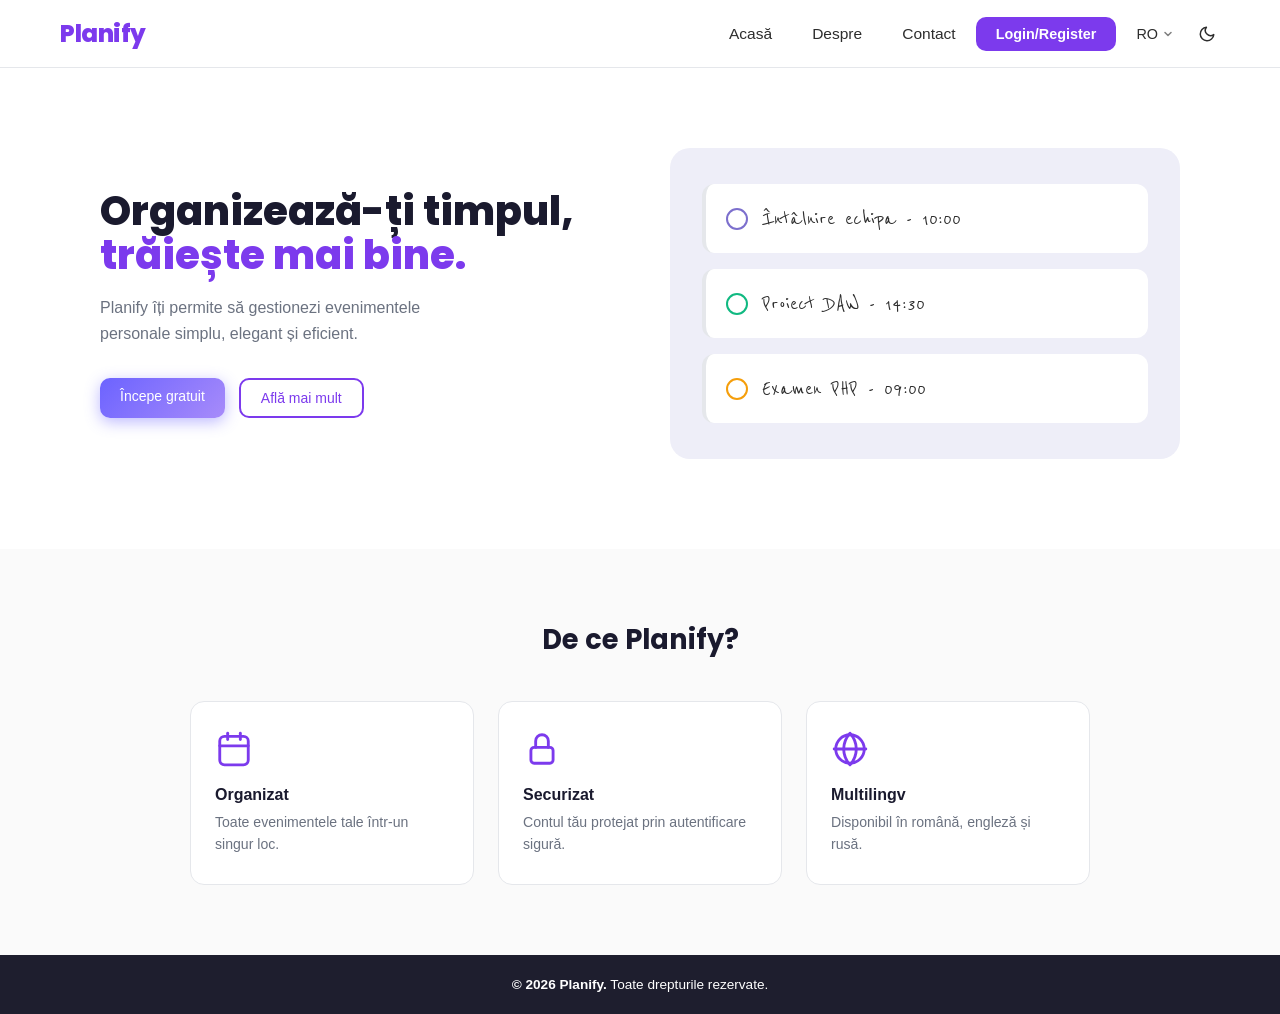
<file: index.html>
<!DOCTYPE html>
<html lang="ro">
<head>
  <meta charset="UTF-8" />
  <meta name="viewport" content="width=device-width, initial-scale=1.0"/>
  <title>Planify - Acasă</title>
 <link rel="preconnect" href="https://fonts.googleapis.com">
<link rel="preconnect" href="https://fonts.gstatic.com" crossorigin>
<link href="https://fonts.googleapis.com/css2?family=Poppins:ital,wght@0,100;0,200;0,300;0,400;0,500;0,600;0,700;0,800;0,900;1,100;1,200;1,300;1,400;1,500;1,600;1,700;1,800;1,900&display=swap" rel="stylesheet">
 <link rel="preconnect" href="https://fonts.googleapis.com">
<link rel="preconnect" href="https://fonts.gstatic.com" crossorigin>
<link href="https://fonts.googleapis.com/css2?family=Reenie+Beanie&display=swap" rel="stylesheet"> 
<link rel="stylesheet" href="style.css"/>
</head>
<body>

<nav>
  <a class="logo" href="#">Planify</a>
    <div class="nav-right">
  <ul class="nav-links">
    <li><a href="#">Acasă</a></li>
    <li><a href="#">Despre</a></li>
    <li><a href="#">Contact</a></li>
  </ul>
    <a href="#" class="btn-login">Login/Register</a>
    <div class="lang-selector">
      RO
      <svg width="12" height="12" viewBox="0 0 12 12" fill="none">
        <path d="M3 4.5L6 7.5L9 4.5" stroke="currentColor" stroke-width="1.5" stroke-linecap="round" stroke-linejoin="round"/>
      </svg>
    </div>
    <button class="icon-btn" aria-label="Dark mode">
      <svg width="18" height="18" viewBox="0 0 24 24" fill="none" stroke="currentColor" stroke-width="2" stroke-linecap="round" stroke-linejoin="round">
        <path d="M21 12.79A9 9 0 1 1 11.21 3 7 7 0 0 0 21 12.79z"/>
      </svg>
    </button>
  </div>
</nav>

<section>
  <div class="hero">
    <div class="hero-text">
      <h1 class="hero-title">Organizează-ți timpul,<br>
        <span>trăiește mai bine.</span>
    </h1>
      <p>Planify îți permite să gestionezi evenimentele personale simplu, elegant și eficient.</p>
      <div class="hero-actions">
        <a href="#" class="btn-primary">Începe gratuit</a>
        <a href="#" class="btn-outline">Află mai mult</a>
      </div>
    </div>

    <div class="hero-visual">
      <div class="event-card">
        <span class="event-icon purple"></span>
        Întâlnire echipa - 10:00
      </div>
      <div class="event-card">
        <span class="event-icon green"></span>
        Proiect DAW - 14:30
      </div>
      <div class="event-card">
        <span class="event-icon orange"></span>
        Examen PHP - 09:00
      </div>
    </div>
  </div>
</section>

<section class="why-section">
  <h2>De ce Planify?</h2>
  <div class="features-grid">

    <div class="feature-card">
      <svg class="feature-icon" viewBox="0 0 24 24" fill="none" stroke="currentColor" stroke-width="1.8" stroke-linecap="round" stroke-linejoin="round">
        <rect x="3" y="4" width="18" height="18" rx="3"/>
        <line x1="16" y1="2" x2="16" y2="6"/>
        <line x1="8" y1="2" x2="8" y2="6"/>
        <line x1="3" y1="10" x2="21" y2="10"/>
      </svg>
      <h3>Organizat</h3>
      <p>Toate evenimentele tale într-un singur loc.</p>
    </div>

    <div class="feature-card">
      <svg class="feature-icon" viewBox="0 0 24 24" fill="none" stroke="currentColor" stroke-width="1.8" stroke-linecap="round" stroke-linejoin="round">
        <rect x="5" y="11" width="14" height="10" rx="2"/>
        <path d="M8 11V7a4 4 0 0 1 8 0v4"/>
      </svg>
      <h3>Securizat</h3>
      <p>Contul tău protejat prin autentificare sigură.</p>
    </div>

    <div class="feature-card">
      <svg class="feature-icon" viewBox="0 0 24 24" fill="none" stroke="currentColor" stroke-width="1.8" stroke-linecap="round" stroke-linejoin="round">
        <circle cx="12" cy="12" r="9"/>
        <path d="M2 12h20M12 2a15.3 15.3 0 0 1 4 10 15.3 15.3 0 0 1-4 10 15.3 15.3 0 0 1-4-10 15.3 15.3 0 0 1 4-10z"/>
      </svg>
      <h3>Multilingv</h3>
      <p>Disponibil în română, engleză și rusă.</p>
    </div>

  </div>
</section>

<footer>
  <strong>© 2026 Planify.</strong> Toate drepturile rezervate.
</footer>

</body>
</html>
</file>
<file: style.css>
*, *::before, *::after { box-sizing: border-box; margin: 0; padding: 0; }

:root {
  --purple: #7C3AED;
  --purple-light: #A78BFA;
  --purple-pale: #EDE9FE;
  --purple-bg: #F5F3FF;
  --dark: #1A1A2E;
  --text: #2D2D2D;
  --muted: #6B7280;
  --border: #E5E7EB;
  --white: #FFFFFF;
  --hero-card-bg: #EEEEF8;
}

html { scroll-behavior: smooth; }

body {
  font-family: 'DM Sans', sans-serif;
  color: var(--text);
  background: var(--white);
  overflow-x: hidden;
  min-height: 100vh;
    display: flex;
    flex-direction: column;
}

nav {
  display: flex;
  align-items: center;
  justify-content: space-between;
  padding: 0 60px;
  height: 68px;
  border-bottom: 1px solid var(--border);
  position: sticky;
  top: 0;
  background: var(--white);
  z-index: 100;
}
.nav-right {
  display: flex;
  align-items: center;
  gap: 14px;
}
.logo {
  font-family: 'Poppins', sans-serif;
  font-weight: 800;
  font-size: 1.5rem;
  color: var(--purple);
  letter-spacing: -0.5px;
  text-decoration: none;
}

.nav-links {
  display: flex;
  align-items: center;
  gap: 40px;
  list-style: none;
}

.nav-links a {
  font-family: 'DM Sans', sans-serif;
  font-size: 0.97rem;
  font-weight: 500;
  color: var(--text);
  text-decoration: none;
  transition: color 0.2s;
}
.nav-links a:hover { color: var(--purple); }

.nav-right {
  display: flex;
  align-items: center;
  gap: 20px;
}

.btn-login {
  background: var(--purple);
  color: var(--white);
  font-family: 'DM Sans', sans-serif;
  font-size: 0.9rem;
  font-weight: 600;
  padding: 9px 20px;
  border-radius: 10px;
  border: none;
  cursor: pointer;
  text-decoration: none;
  transition: background 0.2s, transform 0.15s;
}
.btn-login:hover { background: #6D28D9; transform: translateY(-1px); }

.lang-selector {
  display: flex;
  align-items: center;
  gap: 4px;
  font-size: 0.9rem;
  font-weight: 500;
  cursor: pointer;
  color: var(--text);
}
.lang-selector svg { opacity: 0.6; }

.icon-btn {
  background: none;
  border: none;
  cursor: pointer;
  padding: 4px;
  display: flex;
  align-items: center;
  justify-content: center;
  color: var(--text);
  transition: color 0.2s;
}
.icon-btn:hover { color: var(--purple); }

.hero {
  display: grid;
  grid-template-columns: 1fr 1fr;
  align-items: center;
  gap: 60px;
  padding: 80px 60px 90px;
  max-width: 1200px;
  margin: 0 auto;
}

.hero-title {
  font-family: 'Poppins', sans-serif;
  font-weight: 800;
  width: fit-content;
  font-size: 40px;
  line-height: 1.1;
  color: var(--dark);
  margin-bottom: 4px;
  animation: fadeUp 0.6s ease both;
}

.hero-title span {
  color: var(--purple);
}

.hero-text p {
  font-size: 1rem;
  color: var(--muted);
  margin: 18px 0 32px;
  line-height: 1.6;
  max-width: 360px;
  animation: fadeUp 0.6s 0.1s ease both;
}

.hero-actions {
  display: flex;
  gap: 14px;
  animation: fadeUp 0.6s 0.2s ease both;
}

.btn-primary {
  background: var(--purple);
  color: var(--white);
  font-family: 'DM Sans', sans-serif;
  font-weight: 600;
  font-size: 0.95rem;
  padding: 12px 24px;
  border-radius: 10px;
  border: none;
  cursor: pointer;
  text-decoration: none;
  transition: background 0.2s, transform 0.15s, box-shadow 0.2s;
}
.btn-primary:hover {
  background: #6D28D9;
  transform: translateY(-2px);
  box-shadow: 0 8px 24px rgba(124,58,237,0.3);
}


.hero-visual {
  background: var(--hero-card-bg);
  border-radius: 20px;
  padding: 36px 32px;
  display: flex;
  flex-direction: column;
  gap: 16px;
  animation: fadeIn 0.7s 0.1s ease both;
}

.event-card {
  background: var(--white);
  border-radius: 12px;
  padding: 16px 20px;
  display: flex;
  align-items: center;
  gap: 14px;
  box-shadow: 0 2px 10px rgba(0,0,0,0.06);
  font-family: 'Reenie Beanie', cursive;
  font-size: 24px;
  font-weight: 500;
  color: var(--text);
  animation: slideIn 0.5s ease both;
}

.event-card:nth-child(1) { animation-delay: 0.3s; }
.event-card:nth-child(2) { animation-delay: 0.45s; }
.event-card:nth-child(3) { animation-delay: 0.6s; }

.event-icon {
  width: 22px;
  height: 22px;
  border-radius: 50%;
  border: 2.5px solid;
  flex-shrink: 0;
  display: flex;
  align-items: center;
  justify-content: center;
}
.event-icon.purple  { border-color: #7C6FCD; }
.event-icon.green { border-color: #10B981; }
.event-icon.orange{ border-color: #F59E0B; }

.why-section {
  background: #FAFAFA;
  padding: 70px 60px;
  text-align: center;
}

.why-section h2 {
  font-family: 'Poppins', sans-serif;
  font-weight: 700;
  font-size: 1.7rem;
  color: var(--dark);
  margin-bottom: 40px;
}

.features-grid {
  display: grid;
  grid-template-columns: repeat(3, 1fr);
  gap: 24px;
  max-width: 900px;
  margin: 0 auto;
}

.feature-card {
  background: var(--white);
  border: 1px solid var(--border);
  border-radius: 14px;
  padding: 28px 24px;
  text-align: left;
  transition: box-shadow 0.25s, transform 0.2s;
}
.feature-card:hover {
  box-shadow: 0 8px 28px rgba(124,58,237,0.12);
  transform: translateY(-3px);
}

.feature-icon {
  width: 38px;
  height: 38px;
  margin-bottom: 14px;
  color: var(--purple);
}

.feature-card h3 {
  font-family: 'Sora', sans-serif;
  font-weight: 700;
  font-size: 1rem;
  color: var(--dark);
  margin-bottom: 8px;
}

.feature-card p {
  font-size: 0.88rem;
  color: var(--muted);
  line-height: 1.55;
}

footer {
  background: #1E1E2E;
  color: #FFFFFF;
  text-align: center;
   margin-top: auto;
  padding: 22px 60px;
  font-size: 0.85rem;
  font-family: 'DM Sans', sans-serif;
}

footer strong { color: var(--white); }

@keyframes fadeUp {
  from { opacity: 0; transform: translateY(20px); }
  to   { opacity: 1; transform: translateY(0); }
}
@keyframes fadeIn {
  from { opacity: 0; }
  to   { opacity: 1; }
}
@keyframes slideIn {
  from { opacity: 0; transform: translateX(18px); }
  to   { opacity: 1; transform: translateX(0); }
}

@media (max-width: 768px) {
  nav { padding: 0 24px; }
  .hero { grid-template-columns: 1fr; padding: 50px 24px; gap: 40px; }
  .why-section { padding: 50px 24px; }
  .features-grid { grid-template-columns: 1fr; }
}
.btn-primary {
    background: linear-gradient(135deg, #6C63FF, #A78BFA);
    color: var(--white);
    border: none;
    padding: 10px 20px;
    border-radius: 10px;
    font-size: 14px;
    font-weight: 500;
    cursor: pointer;
    text-decoration: none;
    display: inline-block;
    box-shadow: 0px 4px 15px rgba(108, 99, 255, 0.45);
    transition: opacity 0.2s, transform 0.1s;
}

.btn-primary:hover {
    opacity: 0.9;
    transform: translateY(-1px);
}

.btn-outline {
    background: transparent;
    color: #7C3AED;
    border: 2px solid #7C3AED;
    padding: 10px 20px;
    border-radius: 10px;
    font-size: 14px;
    font-weight: 500;
    cursor: pointer;
    text-decoration: none;
    display: inline-block;
    transition: all 0.2s;
}

.btn-outline:hover {
    background: var(--primary-light);
}

.btn-danger {
    background: transparent;
    color: var(--danger);
    border: 1.5px solid var(--danger);
    padding: 8px 16px;
    border-radius:10 px;
    font-size: 14px;
    font-weight: 500;
    cursor: pointer;
    text-decoration: none;
    display: inline-block;
    transition: all 0.2s;
}

.btn-danger:hover {
    background: #FFEAEA;
}

.btn-full {
    width: 100%;
    text-align: center;
}

.auth-container {
    display: flex;
    justify-content: center;
    align-items: center;
    min-height: calc(100vh - 64px);
    padding: 40px 20px;
}

.auth-card {
    background: var(--white);
    border-radius: var(--radius-lg);
    box-shadow: var(--shadow);
    padding: 40px;
    width: 100%;
    max-width: 480px;
}

.auth-card h2 {
    font-size: 28px;
    font-weight: 700;
    color: var(--text-primary);
    margin-bottom: 8px;
}

.auth-subtitle {
    color: var(--text-secondary);
    margin-bottom: 32px;
}

.form-group {
    margin-bottom: 20px;
}

.form-group label {
    display: block;
    font-size: 12px;
    font-weight: 500;
    color: var(--text-primary);
    margin-bottom: 6px;
}

.form-group input,
.form-group select,
.form-group textarea {
    width: 100%;
    height: 44px;
    padding: 10px 16px;
    border: 1.5px solid var(--border);
    border-radius: 8px;
    font-size: 14px;
    color: var(--text-primary);
    background: var(--white);
    transition: border-color 0.2s;
    font-family: inherit;
}

.form-group textarea {
    height: auto;
    resize: vertical;
}

.form-group input:focus,
.form-group select:focus,
.form-group textarea:focus {
    outline: none;
    border-color: var(--primary);
}

.form-group input::placeholder,
.form-group textarea::placeholder {
    color: var(--text-secondary);
}

.form-row {
    display: grid;
    grid-template-columns: 1fr 1fr;
    gap: 16px;
}

.auth-link {
    text-align: center;
    margin-top: 16px;
    color: var(--text-secondary);
}

.auth-link a {
    color: var(--primary);
    font-weight: 600;
    text-decoration: none;
}

.alert {
    padding: 12px 24px;
    margin: 16px 80px;
    border-radius: 8px;
    font-size: 14px;
    font-weight: 500;
}

.alert-error {
    background: #FFEAEA;
    color: var(--danger);
    border: 1px solid #F5C6C6;
}

.alert-success {
    background: #E8F5EE;
    color: var(--success);
    border: 1px solid #B7DFC8;
}

.alert-success a {
    color: var(--success);
    font-weight: 600;
}

.page-header {
    background: var(--primary-light);
    padding: 40px 80px;
    text-align: center;
}

.page-header h1 {
    font-size: 32px;
    font-weight: 700;
    color: var(--text-primary);
    margin-bottom: 8px;
}

.page-header p {
    color: var(--text-secondary);
    font-size: 16px;
}
/* ===== DASHBOARD NOU ===== */
.dash-header {
    display: flex;
    justify-content: space-between;
    align-items: center;
    padding: 32px 40px;
    background: var(--primary-light);
    min-height: 100px;
}

.dash-header-left h1 {
    font-size: 28px;
    font-weight: 800;
    color: var(--text-primary);
    margin-bottom: 4px;
}

.dash-header-left p {
    font-size: 14px;
    color: var(--text-secondary);
}

.btn-add {
    background: linear-gradient(135deg, #6C63FF, #A78BFA);
    color: white;
    padding: 12px 24px;
    border-radius: 50px;
    font-size: 14px;
    font-weight: 600;
    text-decoration: none;
    box-shadow: 0px 4px 15px rgba(108, 99, 255, 0.45);
    transition: opacity 0.2s;
}

.btn-add:hover {
    opacity: 0.9;
}

.dash-filter-bar {
    display: flex;
    align-items: center;
    gap: 12px;
    padding: 20px 40px;
    background: var(--white);
    border-bottom: 1px solid var(--border);
    flex-wrap: wrap;
}

.dash-filter-label {
    font-size: 16px;
    font-weight: 700;
    color: var(--text-primary);
}

.dash-filter-btn {
    padding: 8px 20px;
    border-radius: 50px;
    font-size: 14px;
    font-weight: 500;
    text-decoration: none;
    background: transparent;
    color: var(--text-primary);
    border: 1.5px solid var(--border);
    cursor: pointer;
    transition: all 0.2s;
    font-family: inherit;
}

.dash-filter-btn:hover,
.dash-filter-btn.active {
    background: #6C63FF !important;
    color: #FFFFFF !important;
    border-color: #6C63FF !important;
    box-shadow: 0px 4px 15px rgba(108, 99, 255, 0.45);
    font-weight: 600;
}

.dash-events-grid {
    display: grid;
    grid-template-columns: repeat(3, 1fr);
    gap: 24px;
    padding: 32px 40px;
}

.dash-event-card {
    background: var(--white);
    border-radius: 16px;
    padding: 24px;
    box-shadow: var(--shadow-sm);
    border: 1px solid var(--border);
    transition: transform 0.2s, box-shadow 0.2s;
}

.dash-event-card:hover {
    transform: translateY(-2px);
    box-shadow: var(--shadow);
}

.dash-card-top {
    display: flex;
    justify-content: space-between;
    align-items: flex-start;
    margin-bottom: 12px;
}

.dash-card-top h3 {
    font-family: 'Reenie Beanie', cursive;
    font-size: 22px;
    color: var(--text-primary);
    font-weight: 400;
}

.dash-edit-btn {
    font-size: 16px;
    text-decoration: none;
    opacity: 0.7;
    transition: opacity 0.2s;
}

.dash-edit-btn:hover {
    opacity: 1;
}

.dash-card-info {
    display: flex;
    gap: 16px;
    font-size: 13px;
    color: var(--text-secondary);
    margin-bottom: 12px;
}

.dash-badge {
    display: inline-block;
    padding: 3px 14px;
    border-radius: 20px;
    font-size: 12px;
    font-weight: 500;
    margin-bottom: 12px;
}

.dash-badge-personal { background: var(--primary-light); color: var(--primary); border: 1px solid var(--primary); }
.dash-badge-munca { background: #E8F5EE; color: var(--success); border: 1px solid var(--success); }
.dash-badge-scoala { background: #FFF4E5; color: var(--warning); border: 1px solid var(--warning); }
.dash-badge-altele { background: #F5F5F5; color: var(--text-secondary); border: 1px solid var(--border); }

.dash-description {
    font-family: 'Reenie Beanie', cursive;
    font-size: 18px;
    color: var(--text-secondary);
    flex: 1;
}

.dash-delete-btn {
    font-size: 16px;
    text-decoration: none;
    opacity: 0.7;
    transition: opacity 0.2s;
}

.dash-delete-btn:hover {
    opacity: 1;
}

@media (max-width: 768px) {
    .dash-events-grid {
        grid-template-columns: 1fr;
        padding: 20px;
    }
    .dash-header {
        flex-direction: column;
        gap: 16px;
        text-align: center;
    }
}
.no-events {
    grid-column: 1 / -1;
    text-align: center;
    padding: 60px 20px;
    color: var(--text-secondary);
    font-size: 16px;
}

.no-events p {
    margin-bottom: 20px;
}
/* ===== CARD EVENIMENT ===== */
.event-card {
    background: var(--white);
    border-radius: 12px;
    box-shadow: var(--shadow-sm);
    padding: 20px;
    border-left: 4px solid var(--border);
    transition: transform 0.2s, box-shadow 0.2s;
}

.event-card:hover {
    transform: translateY(-2px);
    box-shadow: var(--shadow);
}

.category-personal { border-left-color: var(--primary); }
.category-munca { border-left-color: var(--success); }
.category-scoala { border-left-color: var(--warning); }
.category-altele { border-left-color: var(--text-secondary); }

.event-card-header {
    display: flex;
    justify-content: space-between;
    align-items: flex-start;
    margin-bottom: 10px;
}

.event-card-header h3 {
    font-size: 16px;
    font-weight: 600;
    color: var(--text-primary);
}

.event-actions {
    display: flex;
    gap: 8px;
}

.btn-edit, .btn-delete {
    width: 32px;
    height: 32px;
    border-radius: 8px;
    display: flex;
    align-items: center;
    justify-content: center;
    text-decoration: none;
    font-size: 14px;
    transition: opacity 0.2s;
}

.btn-edit {
    background: var(--primary-light);
}

.btn-delete {
    background: #FFEAEA;
}

.btn-edit:hover, .btn-delete:hover {
    opacity: 0.8;
}

.event-info {
    display: flex;
    gap: 16px;
    font-size: 13px;
    color: var(--text-secondary);
    margin-bottom: 10px;
}

.badge {
    display: inline-block;
    padding: 3px 12px;
    border-radius: 20px;
    font-size: 12px;
    font-weight: 500;
    margin-bottom: 10px;
}

.badge-personal { background: var(--primary-light); color: var(--primary); }
.badge-munca { background: #E8F5EE; color: var(--success); }
.badge-scoala { background: #FFF4E5; color: var(--warning); }
.badge-altele { background: #F5F5F5; color: var(--text-secondary); }

.event-description {
    font-size: 13px;
    color: var(--text-secondary);
}

/* ===== CONTACT NOU ===== */
.contact-header {
    background: var(--primary-light);
    padding: 40px 80px;
    text-align: center;
}

.contact-header h1 {
    font-size: 32px;
    font-weight: 700;
    color: var(--text-primary);
    margin-bottom: 8px;
}

.contact-header p {
    color: var(--text-secondary);
    font-size: 15px;
}

.contact-wrapper {
    display: grid;
    grid-template-columns: 1fr 2fr;
    gap: 40px;
    max-width: 900px;
    margin: 40px auto;
    padding: 0 20px;
     align-items: start; 
}

.contact-info-box {
    display: flex;
    flex-direction: column;
    gap: 20px;
}

.contact-info-box h3 {
    font-size: 18px;
    font-weight: 600;
    color: var(--text-primary);
}

.contact-info-item {
    display: flex;
    align-items: center;
    gap: 12px;
    font-size: 14px;
    color: var(--text-secondary);
}

.contact-info-item i {
    color: var(--primary);
    font-size: 18px;
    width: 20px;
}

.social-btn {
    display: inline-flex;
    align-items: center;
    gap: 8px;
    background: var(--primary-light);
    color: var(--primary);
    border-radius: 20px;
    padding: 8px 16px;
    font-size: 13px;
    text-decoration: none;
    font-weight: 500;
    width: fit-content;
}

.contact-form-box {
    background: var(--white);
    border-radius: var(--radius-lg);
    box-shadow: var(--shadow);
    padding: 0px 32px 32px 32px;
}

.contact-field {
    display: flex;
    align-items: center;
    border: 1.5px solid var(--border);
    border-radius: 8px;
    padding: 10px 16px;
    margin-bottom: 16px;
    gap: 8px;
}

.contact-field label {
    font-size: 13px;
    font-weight: 500;
    color: var(--text-secondary);
    white-space: nowrap;
}

.contact-field input {
    border: none;
    outline: none;
    font-size: 14px;
    color: var(--text-primary);
    width: 100%;
    font-family: inherit;
    background: transparent;
}

.btn-contact {
    width: 100%;
    padding: 12px;
    background: linear-gradient(135deg, #6C63FF, #A78BFA);
    color: white;
    border: none;
    border-radius: 8px;
    font-size: 14px;
    font-weight: 600;
    cursor: pointer;
    box-shadow: 0px 4px 15px rgba(108, 99, 255, 0.45);
    transition: opacity 0.2s;
}

.btn-contact:hover {
    opacity: 0.9;
}

.about-header{
    text-align:center;
    margin-top:60px;
    margin-bottom:70px;
}

.about-header h1{
    font-size:52px;
    margin-bottom:15px;
}

.about-header p{
    font-size:22px;
    color:#555;
}


.about-section{
    max-width:1100px;
    margin:0 auto 90px auto;
    display:flex;
    justify-content:space-between;
    align-items:center;
    gap:80px;
}

.about-text{
    width:50%;
}

.about-text h2{
    margin-bottom:20px;
    font-size:38px;
}

.about-text p{
    color:#666;
    line-height:1.9;
    font-size:20px;
}

.benefits-card{
    width:430px;
    background:#ece9fb;
    padding:35px;
    border-radius:14px;
    box-shadow:0 4px 15px rgba(0,0,0,0.08);
}

.benefit{
    display:flex;
    align-items:center;
    gap:18px;
    margin-bottom:28px;
}

.benefit:last-child{
    margin-bottom:0;
}

.check{
    width:42px;
    height:42px;
    background:white;
    border-radius:50%;
    display:flex;
    justify-content:center;
    align-items:center;
    font-weight:bold;
    font-size:22px;
    color:#7b5cff;
}

/* TEHNOLOGII */

.technologies{
    text-align:center;
    padding-bottom:80px;
}

.technologies h2{
    margin-bottom:45px;
    font-size:42px;
}

.tech-grid{
    display:flex;
    justify-content:center;
    gap:40px;
    flex-wrap:wrap;
}

.tech-card{
    width:190px;
    height:100px;
    background:white;
    display:flex;
    align-items:center;
    justify-content:center;
    gap:15px;
    border-radius:14px;
    font-size:28px;
    font-weight:600;
    box-shadow:0 4px 12px rgba(0,0,0,0.08);
    transition:0.3s;
}

.tech-card:hover{
    transform:translateY(-5px);
}

.tech-card i{
    font-size:32px;
}

.purple{
    border:2px solid #8a77f0;
}

.blue{
    border:2px solid #5679ff;
}

.green{
    border:2px solid #6ac089;
}

.orange{
    border:2px solid #f2b04f;
}

.profile-section {
    display: flex;
    justify-content: center;
    padding: 60px 20px;
}

.profile-card {
    background: var(--white);
    border-radius: var(--radius-lg);
    box-shadow: var(--shadow);
    padding: 40px;
    width: 100%;
    max-width: 500px;
    text-align: center;
}

.profile-avatar {
    width: 80px;
    height: 80px;
    border-radius: 50%;
    background: linear-gradient(135deg, #6C63FF, #A78BFA);
    color: white;
    font-size: 32px;
    font-weight: 700;
    display: flex;
    align-items: center;
    justify-content: center;
    margin: 0 auto 16px;
    box-shadow: 0px 4px 15px rgba(108, 99, 255, 0.45);
}

.profile-card h2 {
    font-size: 24px;
    font-weight: 700;
    color: var(--text-primary);
    margin-bottom: 4px;
}

.profile-email {
    color: var(--text-secondary);
    font-size: 14px;
    margin-bottom: 32px;
}

.profile-info {
    text-align: left;
    display: flex;
    flex-direction: column;
    gap: 16px;
}

.profile-info-item {
    display: flex;
    justify-content: space-between;
    align-items: center;
    padding: 12px 16px;
    background: var(--bg);
    border-radius: 8px;
    border: 1px solid var(--border);
}

.profile-info-label {
    font-size: 12px;
    font-weight: 500;
    color: var(--text-secondary);
}

.profile-info-value {
    font-size: 14px;
    font-weight: 600;
    color: var(--text-primary);
}
/* ===== DARK MODE ===== */
body.dark {
    background: #13131F;
    color: #EAEAF5;
}

body.dark nav {
    background: #1E1E2E;
    box-shadow: 0px 1px 8px rgba(255,255,255,0.04);
}

body.dark .nav-links a {
    color: #8B8BA0;
}

body.dark .auth-card,
body.dark .dash-event-card,
body.dark .contact-form-box,
body.dark .profile-card,
body.dark .check-list {
    background: #1E1E2E;
    border-color: #2E2E42;
}

body.dark .dash-header {
    background: #1A1A2E;
}

body.dark .dash-filter-bar {
    background: #1E1E2E;
    border-color: #2E2E42;
}

body.dark .dash-filter-btn {
    color: #EAEAF5;
    border-color: #2E2E42;
}

body.dark .about-header,
body.dark .contact-header,
body.dark .page-header {
    background: #1A1A2E;
}

body.dark .profile-info-item {
    background: #13131F;
    border-color: #2E2E42;
}

body.dark .tech-card {
    background: #1E1E2E;
    color: #EAEAF5;
}

body.dark footer {
    background: #0D0D1A;
}

body.dark .form-group input,
body.dark .form-group select,
body.dark .form-group textarea,
body.dark .contact-field {
    background: #1E1E2E;
    border-color: #2E2E42;
    color: #EAEAF5;
}

body.dark .contact-field input {
    background: transparent;
    color: #EAEAF5;
}
body.dark h1,
body.dark h2,
body.dark h3,
body.dark p,
body.dark span,
body.dark a,
body.dark li {
    color: #EAEAF5;
}

body.dark .nav-links a {
    color: #8B8BA0;
}

body.dark .btn-login {
    color: #EAEAF5;
    border-color: #EAEAF5;
}

body.dark .hero-title {
    color: #EAEAF5;
}

body.dark .hero-title span {
    color: var(--primary);
}

body.dark .feature-card {
    background: #1E1E2E;
    border-color: #2E2E42;
}

body.dark .hero-visual {
    background: #1E1E2E;
}

body.dark .event-card {
    background: #13131F;
    color: #EAEAF5;
}

body.dark .why-section {
    background: #1A1A2E;
}

body.dark .btn-outline {
    color: var(--primary);
    border-color: var(--primary);
}

body.dark .lang-selector {
    color: #EAEAF5;
}
body.dark .icon-btn {
    color: #EAEAF5;
    stroke: #EAEAF5;
}

body.dark .icon-btn svg {
    stroke: #EAEAF5;
}
body.dark .benefits-card {
    background: #2E2E42;
}

body.dark .benefits-card p {
    color: #EAEAF5;
}

body.dark .benefits-card .chek {
    color: var(--primary);
}
body.dark .contact-form-box {
    background:#13131F;
    
}

body.dark .dash-badge-personal { 
    background: #2E2A5E; 
    color: #A78BFA; 
    border-color: #A78BFA; 
}

body.dark .dash-badge-munca { 
    background: #1A3A2A; 
    color: #4CAF7D; 
    border-color: #4CAF7D; 
}

body.dark .dash-badge-scoala { 
    background: #3A2A0A; 
    color: #F5A623; 
    border-color: #F5A623; 
}

body.dark .dash-badge-altele { 
    background: #2E2E42; 
    color: #8B8BA0; 
    border-color: #8B8BA0; 
}

body.dark .dash-card-top h3,
body.dark .dash-description,
body.dark .dash-card-info span {
    color: #EAEAF5;
}

body.dark .dash-filter-btn {
    color: #EAEAF5;
    border-color: #3E3E52;
}

body.dark .dash-filter-bar {
    background: #1E1E2E;
    border-color: #2E2E42;
}
body.dark input[type="date"] {
    background: #1E1E2E;
    color: #EAEAF5;
    border-color: #3E3E52;
    color-scheme: dark;
}
body.dark .benefits-card {
    background: #2E2E42;
}

body.dark .check {
    background: #3E3E52;
    color: var(--primary);
    border-color: #4E4E62;
}

body.dark .benefit p {
    color: #EAEAF5;
}
/* ===== DROPDOWN LIMBA ===== */
#lang-dropdown {
    position: absolute;
    background: var(--white);
    border: 1px solid var(--border);
    border-radius: 8px;
    box-shadow: 0px 4px 24px rgba(0,0,0,0.10);
    z-index: 999;
    overflow: hidden;
    min-width: 80px;
}

body.dark #lang-dropdown {
    background: #1E1E2E;
    border-color: #2E2E42;
}

body.dark #lang-dropdown div {
    color: #EAEAF5;
}

body.dark #lang-dropdown div:hover {
    background: #2E2E42 !important;
}
</file>
